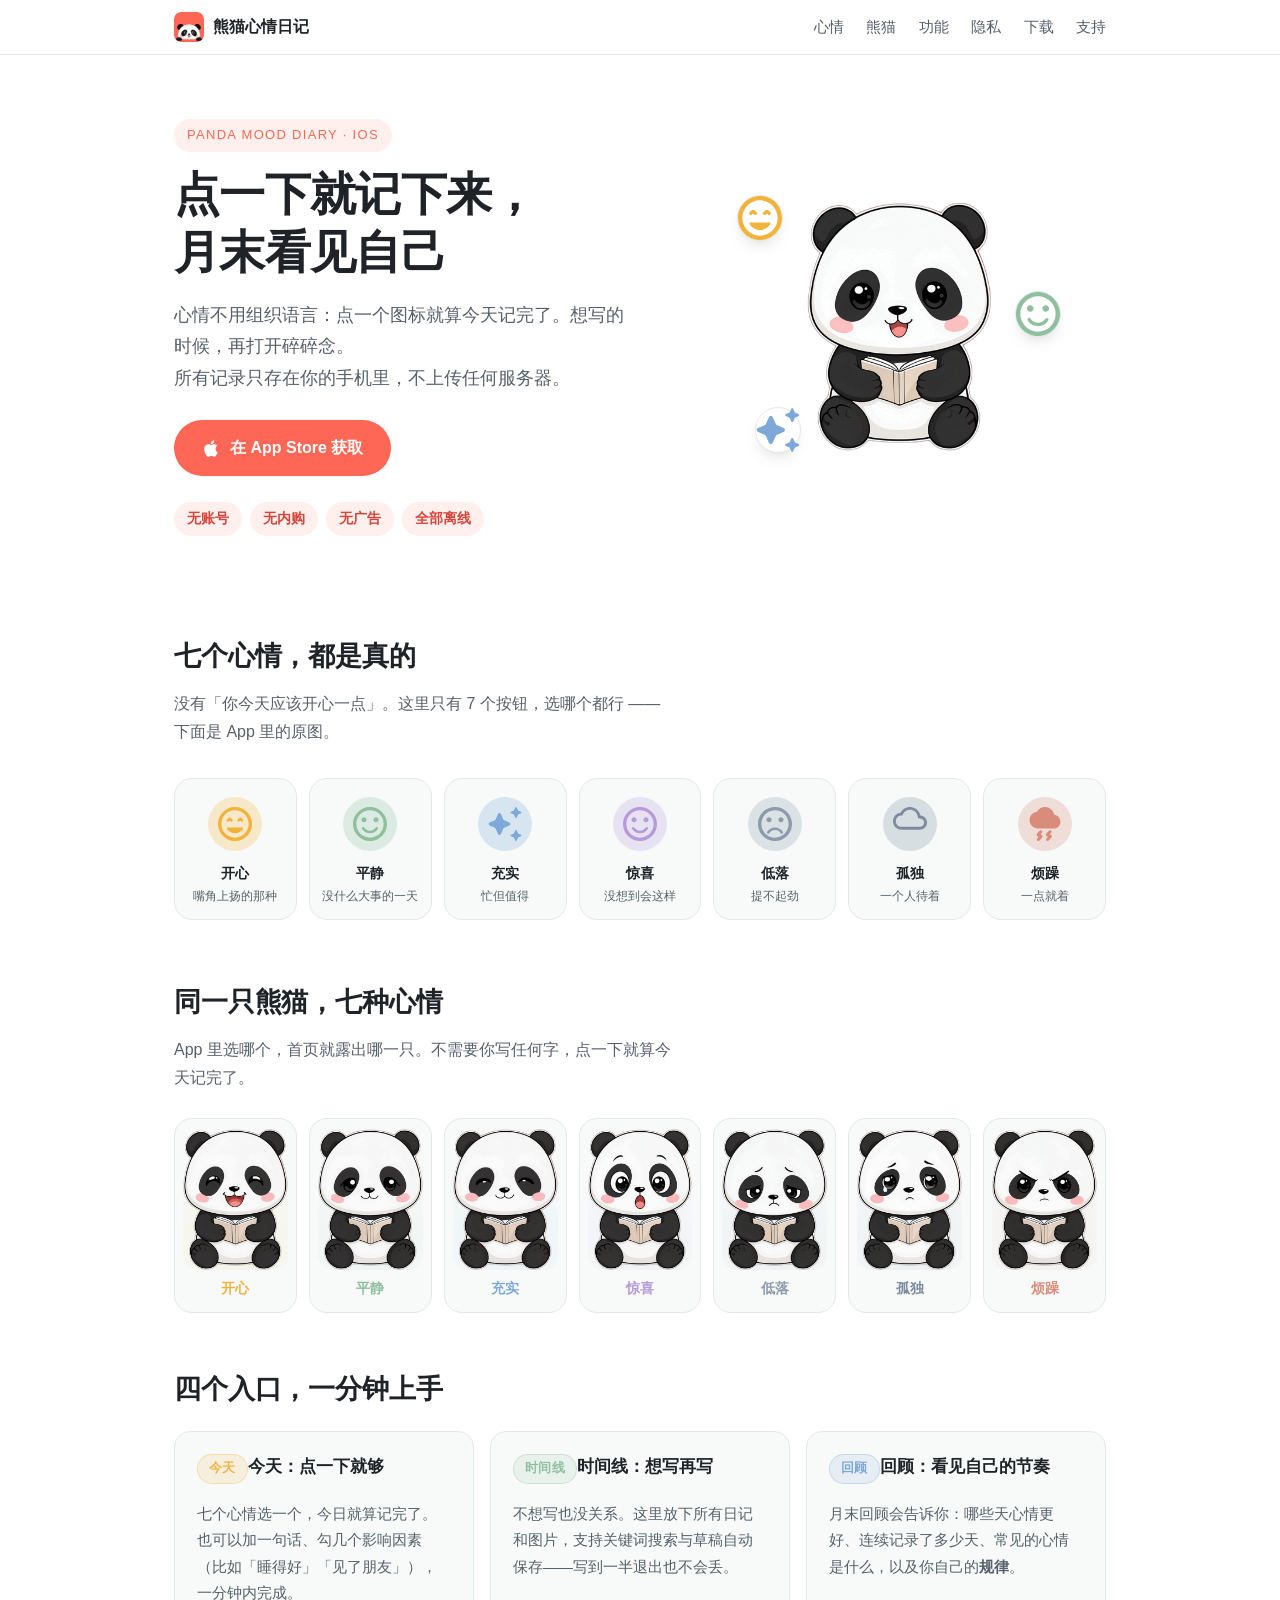
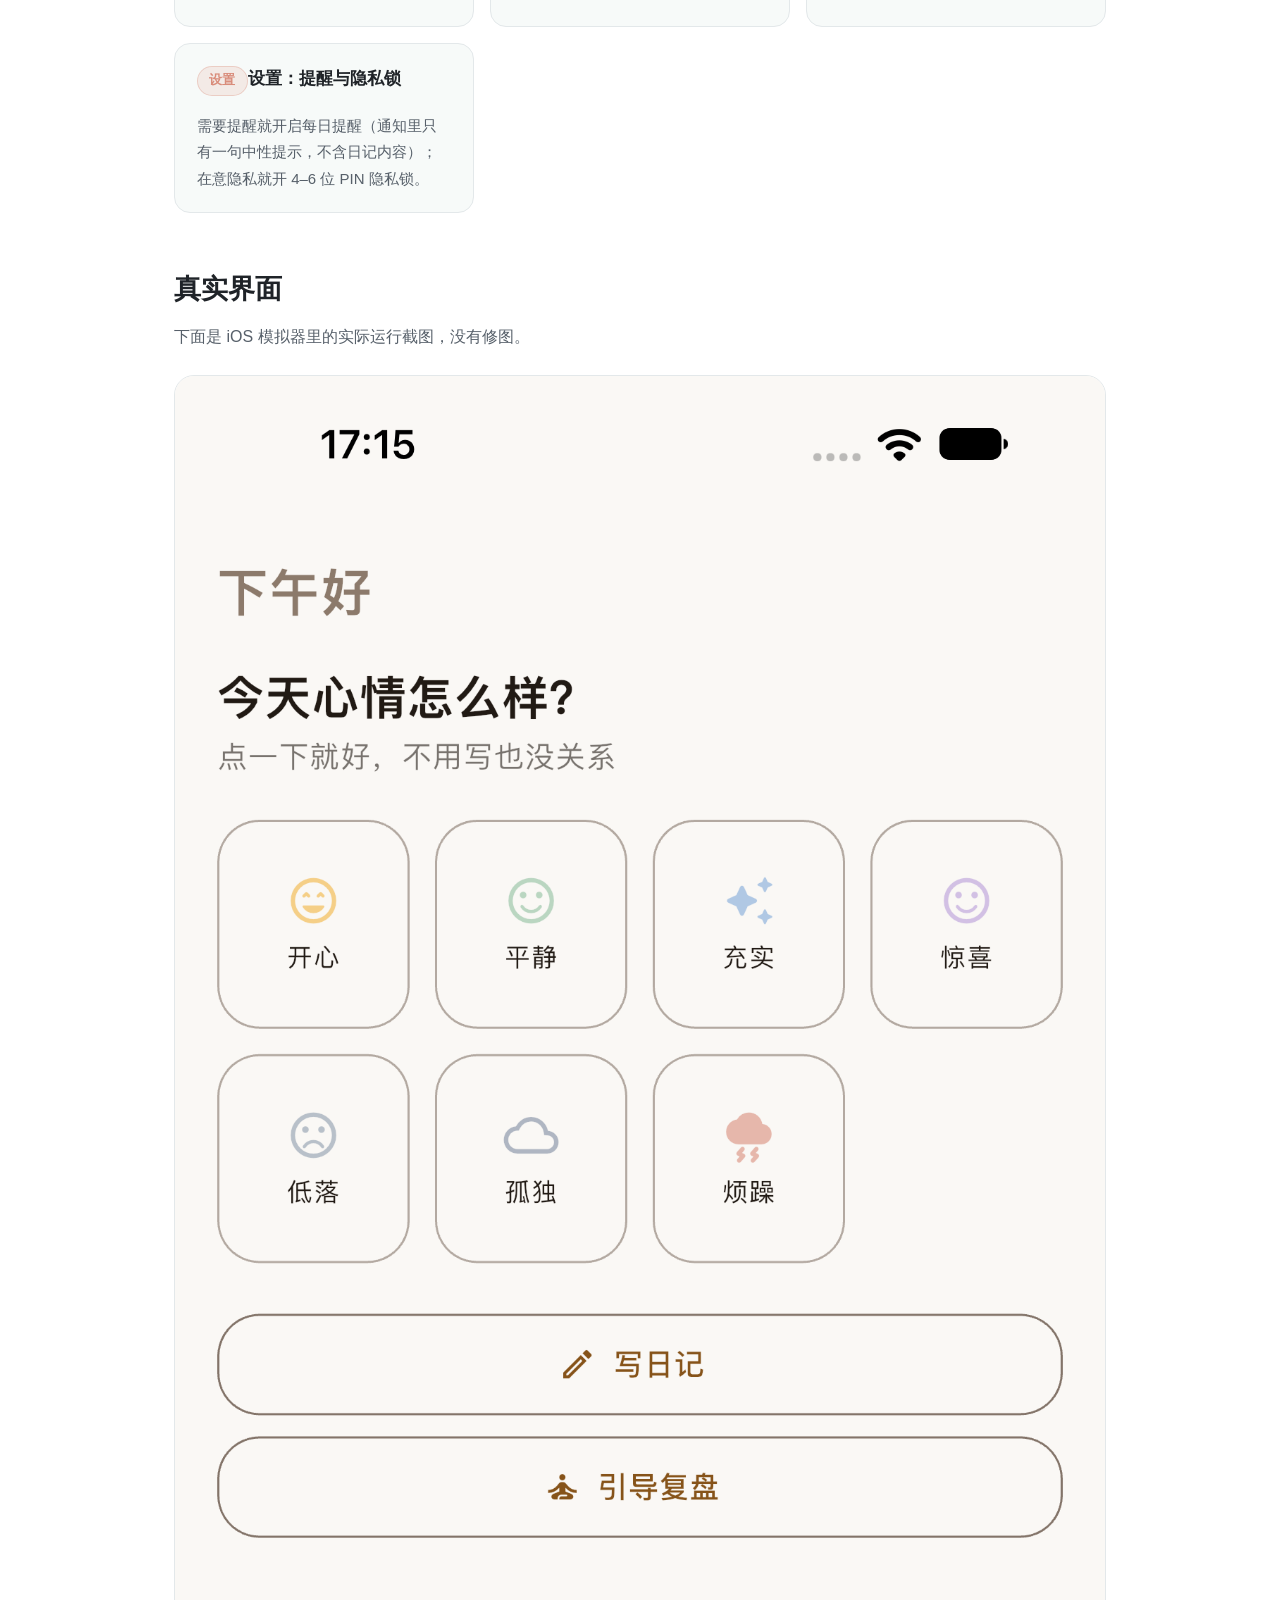
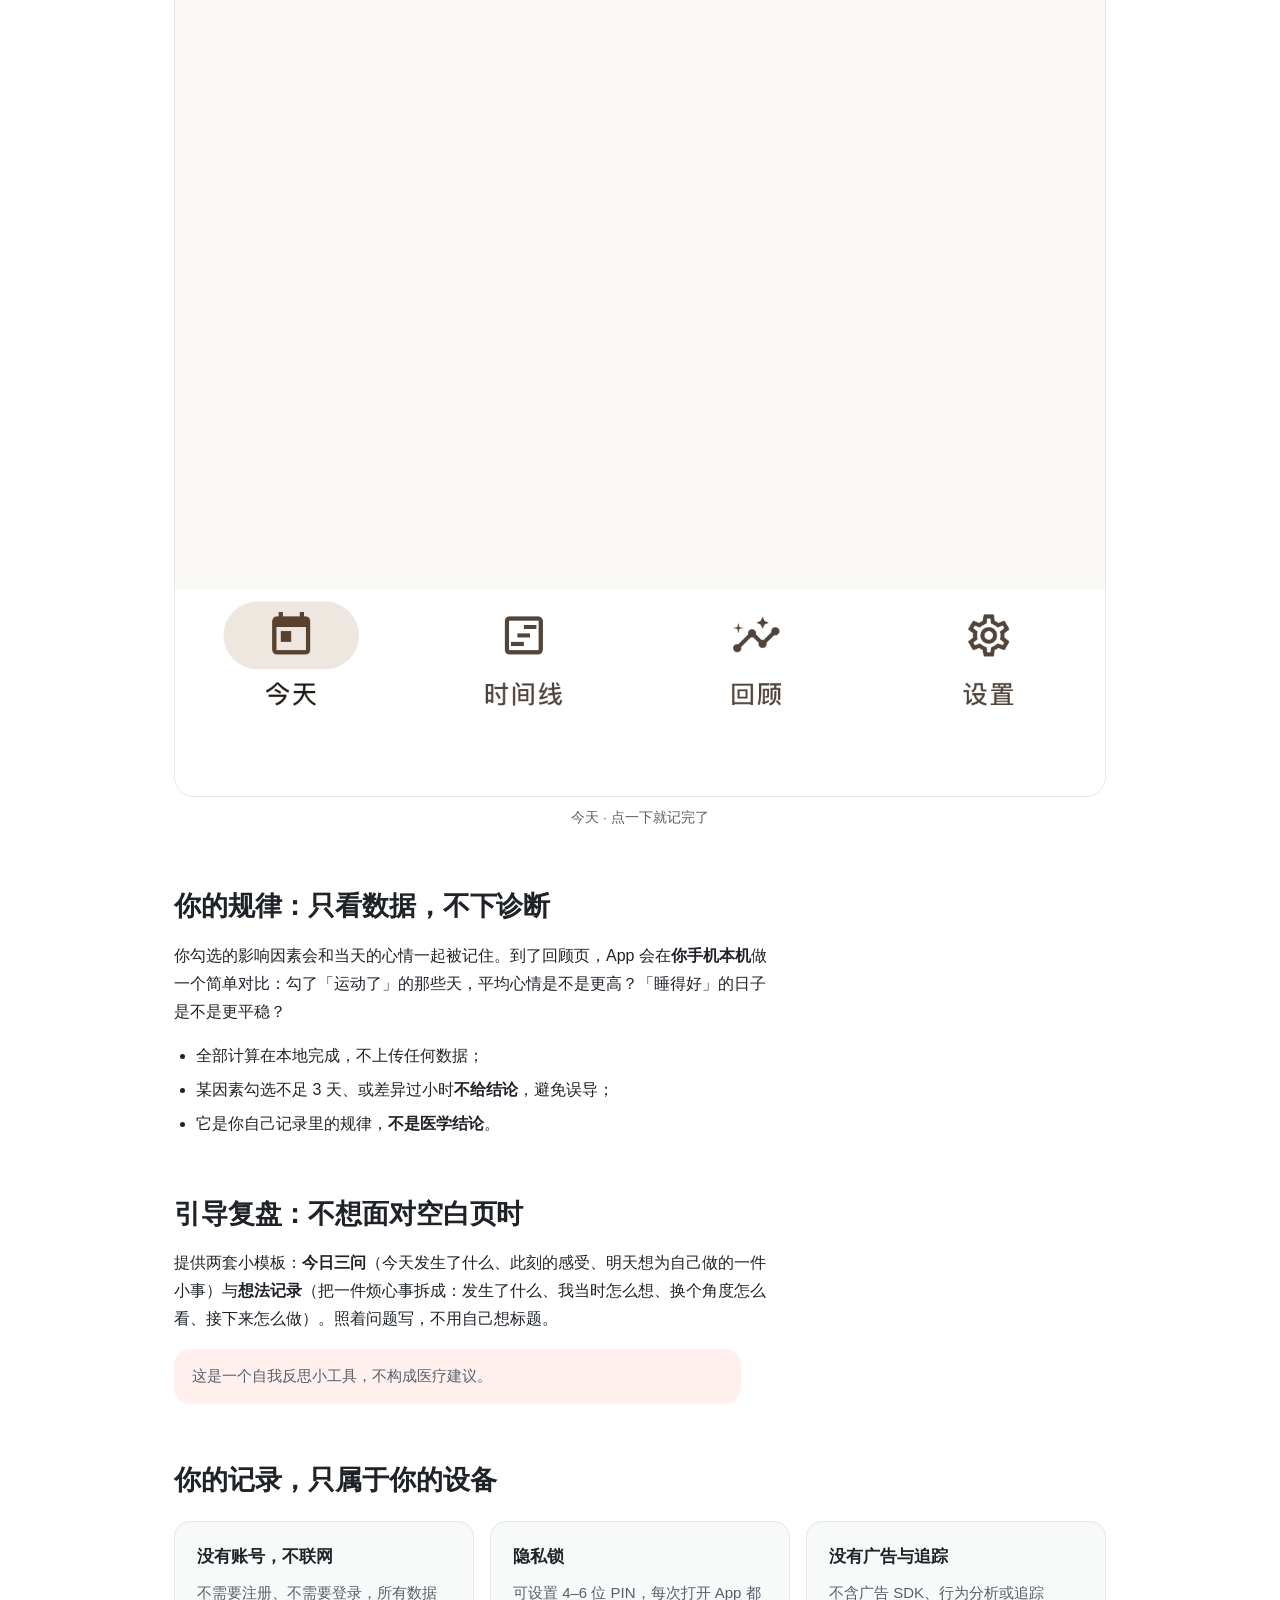
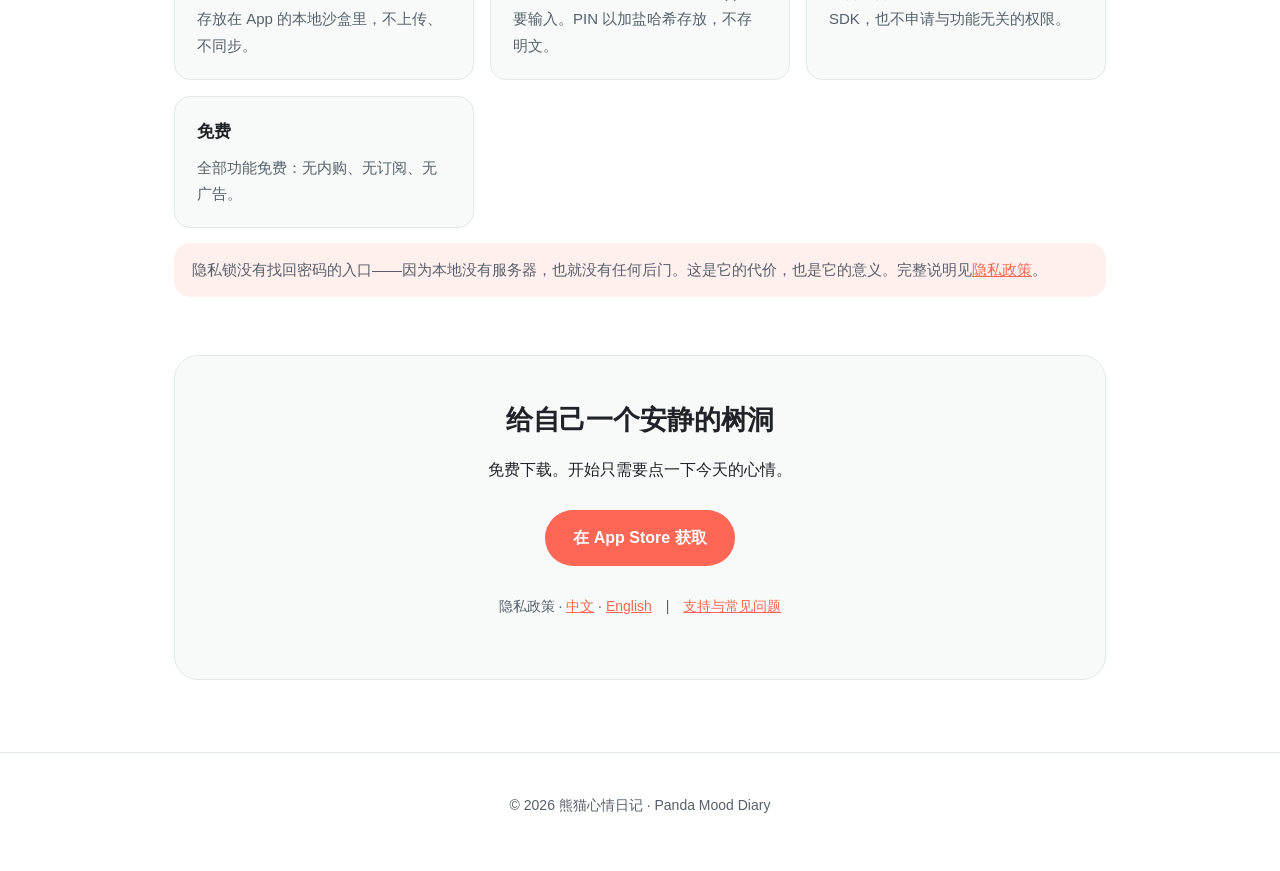
<file: index.html>
<!DOCTYPE html>
<html lang="zh-Hans">
<head>
<meta charset="utf-8">
<meta name="viewport" content="width=device-width, initial-scale=1">
<title>熊猫心情日记 — 点一下就记下来，月末看见自己</title>
<meta name="description" content="一个安静的私人日记：点一下记录今天的心情，想写再写。情绪因素、本机规律分析、引导式复盘与隐私锁，全部只保存在你的设备上。">
<link rel="canonical" href="https://panda-mood-diary-privacy.pages.dev/">
<meta property="og:title" content="熊猫心情日记 — 点一下就记下来，月末看见自己">
<meta property="og:description" content="点一下记录今天的心情，想写再写。全部只保存在你的设备上。">
<meta property="og:url" content="https://panda-mood-diary-privacy.pages.dev/">
<meta property="og:type" content="website">
<link rel="icon" href="./assets/panda/favicon-180.png" type="image/png" sizes="180x180">
<link rel="apple-touch-icon" href="./assets/panda/favicon-180.png">
<link rel="stylesheet" href="./style.css">
</head>
<body>


<header class="site-head">
  <nav>
    <a class="brand" href="./index.html">
      <img class="brand-mark" src="./assets/panda/favicon-180.png" alt="" width="30" height="30">
      <span>熊猫心情日记</span>
    </a>
    <span class="nav-links">
      <a href="#moods">心情</a>
      <a href="#expressions">熊猫</a>
      <a href="#features">功能</a>
      <a href="#privacy">隐私</a>
      <a href="#get">下载</a>
      <a href="./support/index.html">支持</a>
    </span>
  </nav>
</header>

<main>
  <section class="hero">
    <div class="hero-copy">
      <p class="kicker">Panda Mood Diary · iOS</p>
      <h1>点一下就记下来，<br>月末看见自己</h1>
      <p class="lead">心情不用组织语言：点一个图标就算今天记完了。想写的时候，再打开碎碎念。<br>所有记录只存在你的手机里，不上传任何服务器。</p>
      <p class="cta">
        <a class="btn" href="https://apps.apple.com/cn/app/id1506120121">
          <svg viewBox="0 0 24 24" width="19" height="19" aria-hidden="true" fill="currentColor"><path d="M17.05 12.54c-.03-2.62 2.14-3.88 2.24-3.94-1.22-1.79-3.12-2.03-3.8-2.06-1.62-.16-3.16.95-3.98.95-.83 0-2.1-.93-3.46-.9-1.78.03-3.42 1.03-4.33 2.63-1.85 3.2-.47 7.94 1.32 10.54.88 1.27 1.92 2.7 3.29 2.65 1.32-.05 1.82-.86 3.42-.86s2.05.86 3.44.83c1.42-.02 2.32-1.3 3.19-2.58 1-1.48 1.42-2.91 1.44-2.98-.03-.01-2.76-1.06-2.79-4.18zM14.46 4.9c.72-.88 1.21-2.1 1.08-3.32-1.04.04-2.3.69-3.05 1.56-.67.78-1.26 2.02-1.1 3.21 1.16.09 2.35-.59 3.07-1.45z"/></svg>
          在 App Store 获取
        </a>
      </p>
      <ul class="hero-badges">
        <li>无账号</li>
        <li>无内购</li>
        <li>无广告</li>
        <li>全部离线</li>
      </ul>
    </div>

    <div class="hero-art" aria-hidden="true">
      <div class="panda-hero">
      <span class="panda-float a"><img src="./assets/icons/mood-happy.svg" alt="" width="34" height="34"></span>
      <span class="panda-float b"><img src="./assets/icons/mood-calm.svg" alt="" width="28" height="28"></span>
      <span class="panda-float c"><img src="./assets/icons/mood-fulfilled.svg" alt="" width="30" height="30"></span>
        <!-- 熊猫插画：Qwen Image 2.1 生成 + rembg 抠成透明 PNG。
             同一张图在浅色/暗色下都可用（无底色），所以不需要 <picture> 分版。
             参数与 7 个表情的复现方式见 assets/panda/GENERATION.md。 -->
        <img class="panda-body" src="./assets/panda/panda-hero-512.png"
             width="512" height="512" loading="eager" decoding="async"
             alt="一只抱着日记本的卡通熊猫坐在地上，对着你微笑">
      </div>
    </div>
  </section>

  <section id="moods">
    <h2>七个心情，都是真的</h2>
    <p class="section-lead">没有「你今天应该开心一点」。这里只有 7 个按钮，选哪个都行 —— 下面是 App 里的原图。</p>
    <ul class="moods">
      <li class="mood" style="--c:var(--mood-happy)">
        <span class="face"><img src="./assets/icons/mood-happy.svg" alt="" width="34" height="34"></span>
        <b>开心</b><i>嘴角上扬的那种</i>
      </li>
      <li class="mood" style="--c:var(--mood-calm)">
        <span class="face"><img src="./assets/icons/mood-calm.svg" alt="" width="34" height="34"></span>
        <b>平静</b><i>没什么大事的一天</i>
      </li>
      <li class="mood" style="--c:var(--mood-fulfilled)">
        <span class="face"><img src="./assets/icons/mood-fulfilled.svg" alt="" width="34" height="34"></span>
        <b>充实</b><i>忙但值得</i>
      </li>
      <li class="mood" style="--c:var(--mood-surprised)">
        <span class="face"><img src="./assets/icons/mood-surprised.svg" alt="" width="34" height="34"></span>
        <b>惊喜</b><i>没想到会这样</i>
      </li>
      <li class="mood" style="--c:var(--mood-low)">
        <span class="face"><img src="./assets/icons/mood-low.svg" alt="" width="34" height="34"></span>
        <b>低落</b><i>提不起劲</i>
      </li>
      <li class="mood" style="--c:var(--mood-lonely)">
        <span class="face"><img src="./assets/icons/mood-lonely.svg" alt="" width="34" height="34"></span>
        <b>孤独</b><i>一个人待着</i>
      </li>
      <li class="mood" style="--c:var(--mood-irritated)">
        <span class="face"><img src="./assets/icons/mood-irritated.svg" alt="" width="34" height="34"></span>
        <b>烦躁</b><i>一点就着</i>
      </li>
    </ul>
  </section>

  <section id="expressions">
    <h2>同一只熊猫，七种心情</h2>
    <p class="section-lead">App 里选哪个，首页就露出哪一只。不需要你写任何字，点一下就算今天记完了。</p>
    <ul class="pandas">
      <li class="panda" style="--c:var(--mood-happy)"><img src="./assets/panda/panda-happy-512.png" alt="熊猫开心的表情，咧开嘴笑" width="150" height="202" loading="lazy"><b>开心</b></li>
      <li class="panda" style="--c:var(--mood-calm)"><img src="./assets/panda/panda-calm-512.png" alt="熊猫平静的表情，眼睛弯弯地笑着" width="150" height="202" loading="lazy"><b>平静</b></li>
      <li class="panda" style="--c:var(--mood-fulfilled)"><img src="./assets/panda/panda-fulfilled-512.png" alt="熊猫充实的表情，满足地眯起眼睛" width="150" height="202" loading="lazy"><b>充实</b></li>
      <li class="panda" style="--c:var(--mood-surprised)"><img src="./assets/panda/panda-surprised-512.png" alt="熊猫惊喜的表情，睁大眼睛张着嘴" width="150" height="202" loading="lazy"><b>惊喜</b></li>
      <li class="panda" style="--c:var(--mood-low)"><img src="./assets/panda/panda-low-512.png" alt="熊猫低落的表情，眉毛耷拉着" width="150" height="202" loading="lazy"><b>低落</b></li>
      <li class="panda" style="--c:var(--mood-lonely)"><img src="./assets/panda/panda-lonely-512.png" alt="熊猫孤独的表情，眼角挂着眼泪" width="150" height="202" loading="lazy"><b>孤独</b></li>
      <li class="panda" style="--c:var(--mood-irritated)"><img src="./assets/panda/panda-irritated-512.png" alt="熊猫烦躁的表情，皱着眉头" width="150" height="202" loading="lazy"><b>烦躁</b></li>
    </ul>
  </section>

  <section id="features">
    <h2>四个入口，一分钟上手</h2>

    <div class="cards">
      <article>
        <h3><span class="ico" style="--c:var(--mood-happy)">今天</span>今天：点一下就够</h3>
        <p>七个心情选一个，今日就算记完了。也可以加一句话、勾几个影响因素（比如「睡得好」「见了朋友」），一分钟内完成。</p>
      </article>

      <article>
        <h3><span class="ico" style="--c:var(--mood-calm)">时间线</span>时间线：想写再写</h3>
        <p>不想写也没关系。这里放下所有日记和图片，支持关键词搜索与草稿自动保存——写到一半退出也不会丢。</p>
      </article>

      <article>
        <h3><span class="ico" style="--c:var(--mood-fulfilled)">回顾</span>回顾：看见自己的节奏</h3>
        <p>月末回顾会告诉你：哪些天心情更好、连续记录了多少天、常见的心情是什么，以及你自己的<b>规律</b>。</p>
      </article>

      <article>
        <h3><span class="ico" style="--c:var(--mood-irritated)">设置</span>设置：提醒与隐私锁</h3>
        <p>需要提醒就开启每日提醒（通知里只有一句中性提示，不含日记内容）；在意隐私就开 4–6 位 PIN 隐私锁。</p>
      </article>
    </div>
  </section>

  <section id="shot" class="feature-block">
    <h2>真实界面</h2>
    <p class="section-lead">下面是 iOS 模拟器里的实际运行截图，没有修图。</p>
    <div class="shots">
      <figure><img src="./assets/shots/today.png" alt="App 首页：问候语、七个心情按钮、写日记与引导复盘入口，底部为今天／时间线／回顾／设置四个标签" loading="lazy"><figcaption>今天 · 点一下就记完了</figcaption></figure>
    </div>
  </section>

  <section id="insight" class="feature-block">
    <h2>你的规律：只看数据，不下诊断</h2>
    <p>你勾选的影响因素会和当天的心情一起被记住。到了回顾页，App 会在<b>你手机本机</b>做一个简单对比：勾了「运动了」的那些天，平均心情是不是更高？「睡得好」的日子是不是更平稳？</p>
    <ul>
      <li>全部计算在本地完成，不上传任何数据；</li>
      <li>某因素勾选不足 3 天、或差异过小时<b>不给结论</b>，避免误导；</li>
      <li>它是你自己记录里的规律，<b>不是医学结论</b>。</li>
    </ul>
  </section>

  <section id="reflection" class="feature-block">
    <h2>引导复盘：不想面对空白页时</h2>
    <p>提供两套小模板：<b>今日三问</b>（今天发生了什么、此刻的感受、明天想为自己做的一件小事）与<b>想法记录</b>（把一件烦心事拆成：发生了什么、我当时怎么想、换个角度怎么看、接下来怎么做）。照着问题写，不用自己想标题。</p>
    <p class="note">这是一个自我反思小工具，不构成医疗建议。</p>
  </section>

  <section id="privacy">
    <h2>你的记录，只属于你的设备</h2>
    <div class="cards">
      <article>
        <h3>没有账号，不联网</h3>
        <p>不需要注册、不需要登录，所有数据存放在 App 的本地沙盒里，不上传、不同步。</p>
      </article>
      <article>
        <h3>隐私锁</h3>
        <p>可设置 4–6 位 PIN，每次打开 App 都要输入。PIN 以加盐哈希存放，不存明文。</p>
      </article>
      <article>
        <h3>没有广告与追踪</h3>
        <p>不含广告 SDK、行为分析或追踪 SDK，也不申请与功能无关的权限。</p>
      </article>
      <article>
        <h3>免费</h3>
        <p>全部功能免费：无内购、无订阅、无广告。</p>
      </article>
    </div>
    <p class="note">隐私锁没有找回密码的入口——因为本地没有服务器，也就没有任何后门。这是它的代价，也是它的意义。完整说明见<a href="./privacy/zh-Hans.html">隐私政策</a>。</p>
  </section>

  <section id="get" class="cta-block">
    <h2>给自己一个安静的树洞</h2>
    <p>免费下载。开始只需要点一下今天的心情。</p>
    <p class="cta"><a class="btn" href="https://apps.apple.com/cn/app/id1506120121">在 App Store 获取</a></p>
    <p class="note small">隐私政策 · <a href="./privacy/zh-Hans.html">中文</a> · <a href="./privacy/en.html">English</a>　|　<a href="./support/index.html">支持与常见问题</a></p>
  </section>
</main>

<footer>
  <p>© 2026 熊猫心情日记 · Panda Mood Diary</p>
</footer>
</body>
</html>
</file>
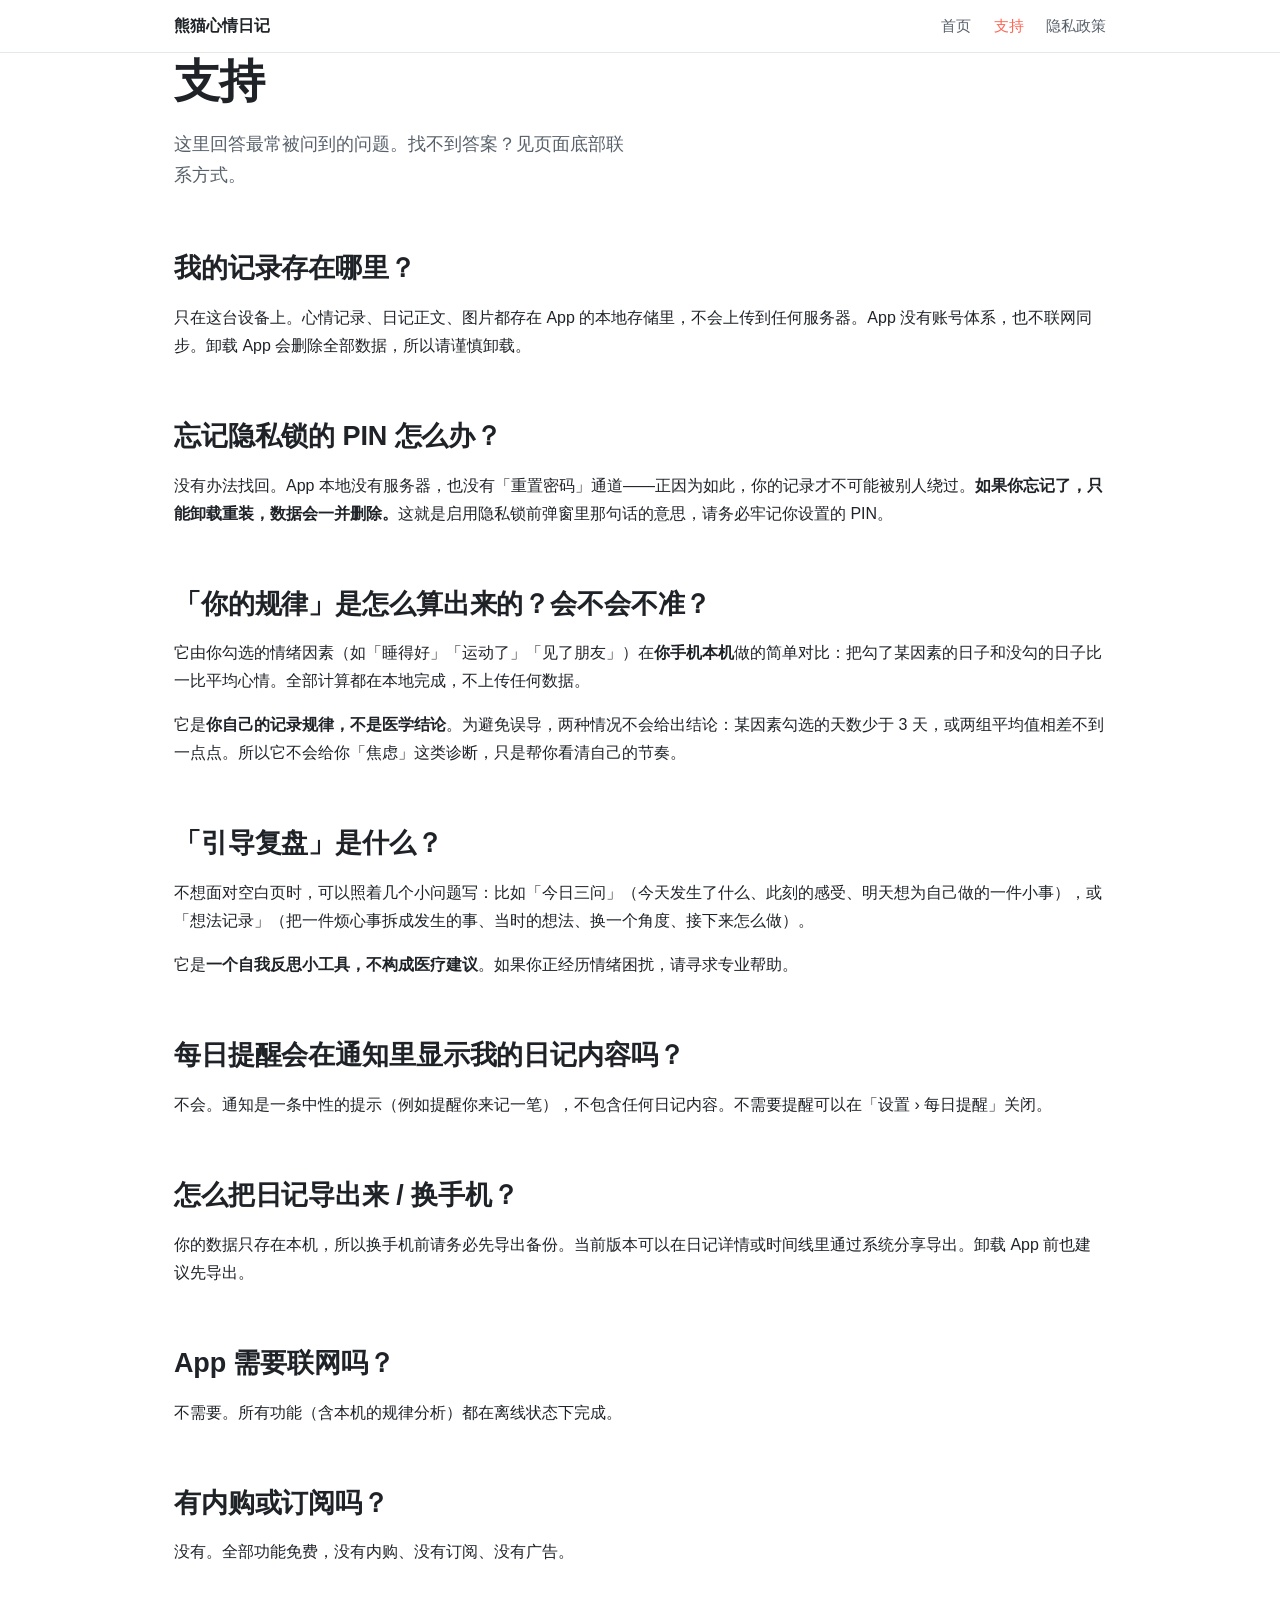
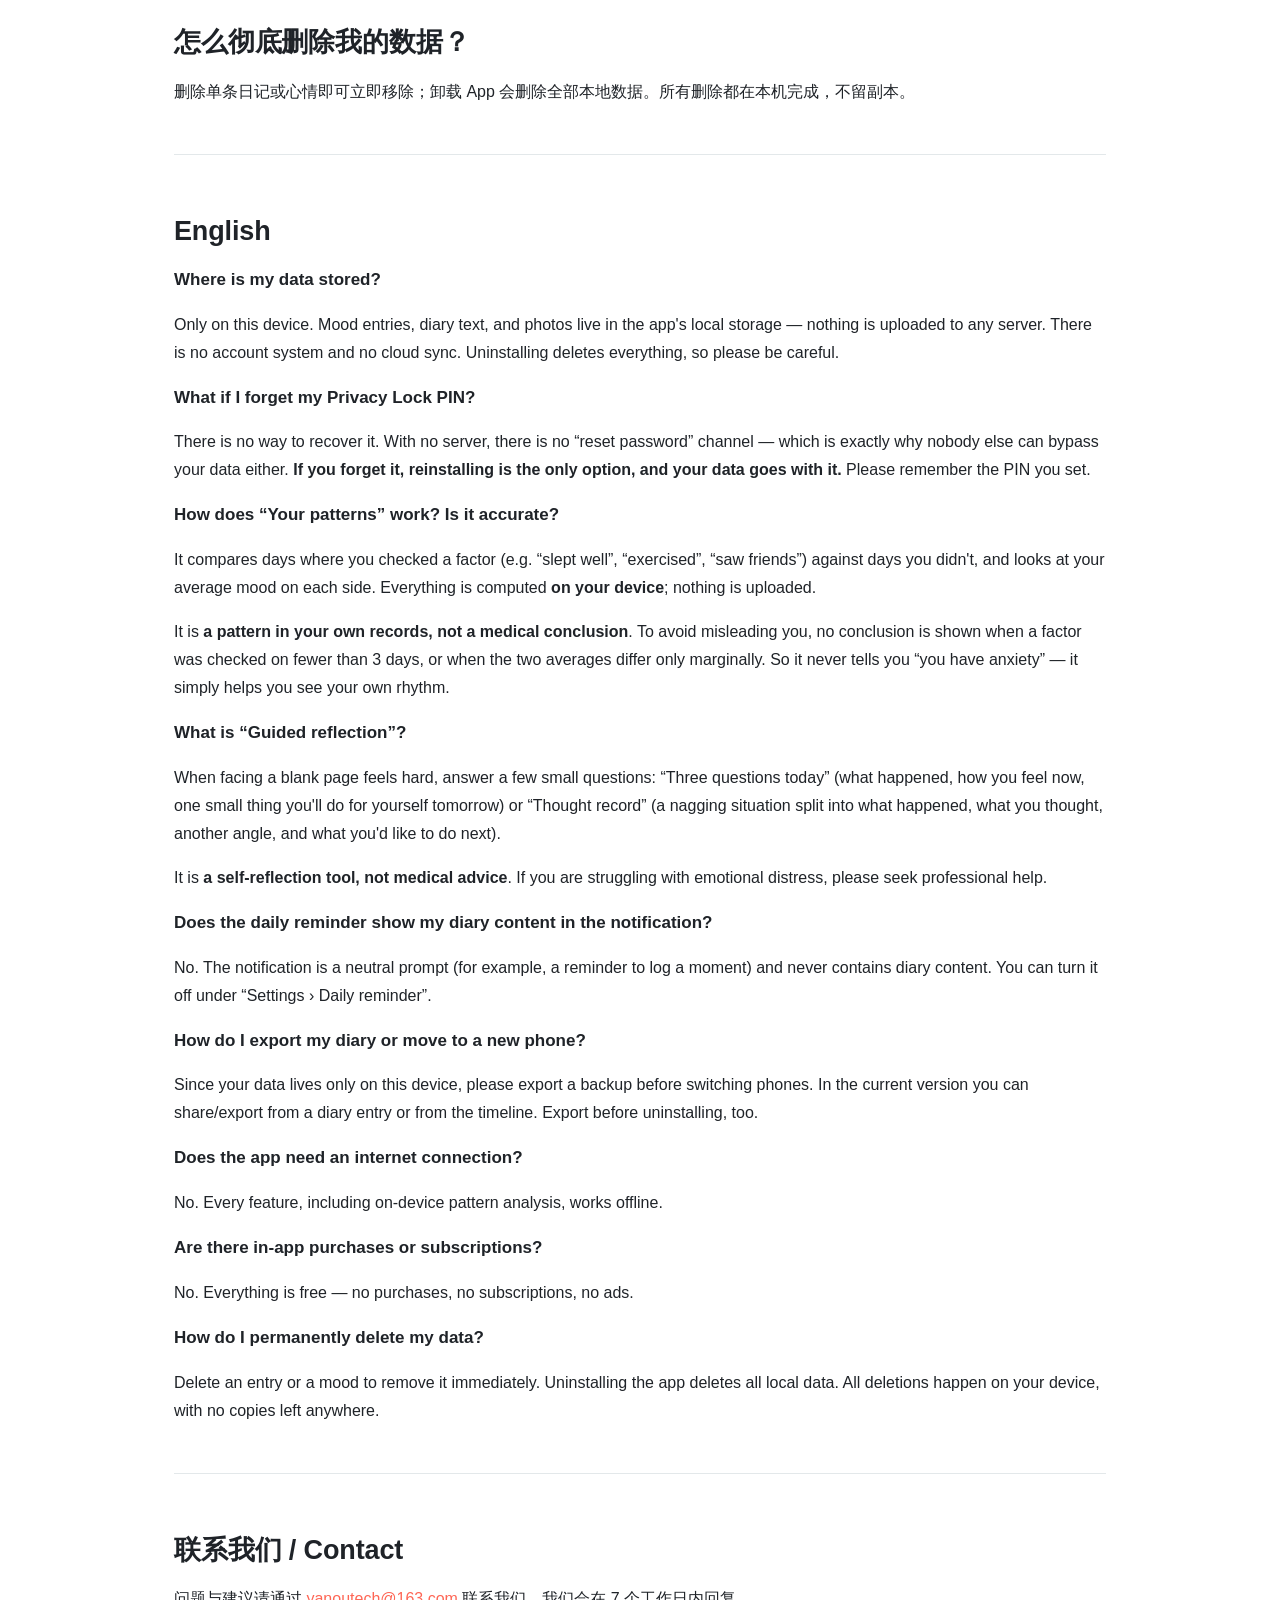
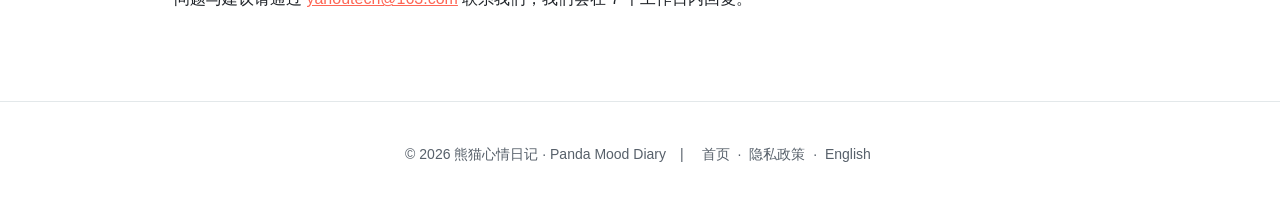
<file: support/index.html>
<!DOCTYPE html>
<html lang="zh-Hans">
<head>
<meta charset="utf-8">
<meta name="viewport" content="width=device-width, initial-scale=1">
<title>支持 — 熊猫心情日记</title>
<meta name="description" content="熊猫心情日记的支持与常见问题：数据存在哪里、忘记 PIN 怎么办、如何导出、提醒与隐私锁怎么用。">
<link rel="stylesheet" href="../style.css">
</head>
<body>
<header class="site-head">
  <nav>
    <a class="brand" href="../index.html">熊猫心情日记</a>
    <span class="nav-links">
      <a href="../index.html">首页</a>
      <a class="on" href="./index.html">支持</a>
      <a href="../privacy/zh-Hans.html">隐私政策</a>
    </span>
  </nav>
</header>

<main>
  <h1>支持</h1>
  <p class="lead">这里回答最常被问到的问题。找不到答案？见页面底部联系方式。</p>

  <h2 id="data">我的记录存在哪里？</h2>
  <p>只在这台设备上。心情记录、日记正文、图片都存在 App 的本地存储里，不会上传到任何服务器。App 没有账号体系，也不联网同步。卸载 App 会删除全部数据，所以请谨慎卸载。</p>

  <h2 id="pin">忘记隐私锁的 PIN 怎么办？</h2>
  <p>没有办法找回。App 本地没有服务器，也没有「重置密码」通道——正因为如此，你的记录才不可能被别人绕过。<strong>如果你忘记了，只能卸载重装，数据会一并删除。</strong>这就是启用隐私锁前弹窗里那句话的意思，请务必牢记你设置的 PIN。</p>

  <h2 id="insight">「你的规律」是怎么算出来的？会不会不准？</h2>
  <p>它由你勾选的情绪因素（如「睡得好」「运动了」「见了朋友」）在<strong>你手机本机</strong>做的简单对比：把勾了某因素的日子和没勾的日子比一比平均心情。全部计算都在本地完成，不上传任何数据。</p>
  <p>它是<strong>你自己的记录规律，不是医学结论</strong>。为避免误导，两种情况不会给出结论：某因素勾选的天数少于 3 天，或两组平均值相差不到一点点。所以它不会给你「焦虑」这类诊断，只是帮你看清自己的节奏。</p>

  <h2 id="reflection">「引导复盘」是什么？</h2>
  <p>不想面对空白页时，可以照着几个小问题写：比如「今日三问」（今天发生了什么、此刻的感受、明天想为自己做的一件小事），或「想法记录」（把一件烦心事拆成发生的事、当时的想法、换一个角度、接下来怎么做）。</p>
  <p>它是<strong>一个自我反思小工具，不构成医疗建议</strong>。如果你正经历情绪困扰，请寻求专业帮助。</p>

  <h2 id="reminder">每日提醒会在通知里显示我的日记内容吗？</h2>
  <p>不会。通知是一条中性的提示（例如提醒你来记一笔），不包含任何日记内容。不需要提醒可以在「设置 › 每日提醒」关闭。</p>

  <h2 id="export">怎么把日记导出来 / 换手机？</h2>
  <p>你的数据只存在本机，所以换手机前请务必先导出备份。当前版本可以在日记详情或时间线里通过系统分享导出。卸载 App 前也建议先导出。</p>

  <h2 id="offline">App 需要联网吗？</h2>
  <p>不需要。所有功能（含本机的规律分析）都在离线状态下完成。</p>

  <h2 id="cost">有内购或订阅吗？</h2>
  <p>没有。全部功能免费，没有内购、没有订阅、没有广告。</p>

  <h2 id="delete">怎么彻底删除我的数据？</h2>
  <p>删除单条日记或心情即可立即移除；卸载 App 会删除全部本地数据。所有删除都在本机完成，不留副本。</p>

  <hr>

  <h2>English</h2>

  <h3>Where is my data stored?</h3>
  <p>Only on this device. Mood entries, diary text, and photos live in the app's local storage — nothing is uploaded to any server. There is no account system and no cloud sync. Uninstalling deletes everything, so please be careful.</p>

  <h3>What if I forget my Privacy Lock PIN?</h3>
  <p>There is no way to recover it. With no server, there is no “reset password” channel — which is exactly why nobody else can bypass your data either. <strong>If you forget it, reinstalling is the only option, and your data goes with it.</strong> Please remember the PIN you set.</p>

  <h3>How does “Your patterns” work? Is it accurate?</h3>
  <p>It compares days where you checked a factor (e.g. “slept well”, “exercised”, “saw friends”) against days you didn't, and looks at your average mood on each side. Everything is computed <strong>on your device</strong>; nothing is uploaded.</p>
  <p>It is <strong>a pattern in your own records, not a medical conclusion</strong>. To avoid misleading you, no conclusion is shown when a factor was checked on fewer than 3 days, or when the two averages differ only marginally. So it never tells you “you have anxiety” — it simply helps you see your own rhythm.</p>

  <h3>What is “Guided reflection”?</h3>
  <p>When facing a blank page feels hard, answer a few small questions: “Three questions today” (what happened, how you feel now, one small thing you'll do for yourself tomorrow) or “Thought record” (a nagging situation split into what happened, what you thought, another angle, and what you'd like to do next).</p>
  <p>It is <strong>a self-reflection tool, not medical advice</strong>. If you are struggling with emotional distress, please seek professional help.</p>

  <h3>Does the daily reminder show my diary content in the notification?</h3>
  <p>No. The notification is a neutral prompt (for example, a reminder to log a moment) and never contains diary content. You can turn it off under “Settings › Daily reminder”.</p>

  <h3>How do I export my diary or move to a new phone?</h3>
  <p>Since your data lives only on this device, please export a backup before switching phones. In the current version you can share/export from a diary entry or from the timeline. Export before uninstalling, too.</p>

  <h3>Does the app need an internet connection?</h3>
  <p>No. Every feature, including on-device pattern analysis, works offline.</p>

  <h3>Are there in-app purchases or subscriptions?</h3>
  <p>No. Everything is free — no purchases, no subscriptions, no ads.</p>

  <h3>How do I permanently delete my data?</h3>
  <p>Delete an entry or a mood to remove it immediately. Uninstalling the app deletes all local data. All deletions happen on your device, with no copies left anywhere.</p>

  <hr>

  <h2>联系我们 / Contact</h2>
  <p>问题与建议请通过 <a href="mailto:yanoutech@163.com">yanoutech@163.com</a> 联系我们，我们会在 7 个工作日内回复。</p>
</main>

<footer>
  <p>© 2026 熊猫心情日记 · Panda Mood Diary　|　<a href="../index.html">首页</a> · <a href="../privacy/zh-Hans.html">隐私政策</a> · <a href="../privacy/en.html">English</a></p>
</footer>
</body>
</html>
</file>
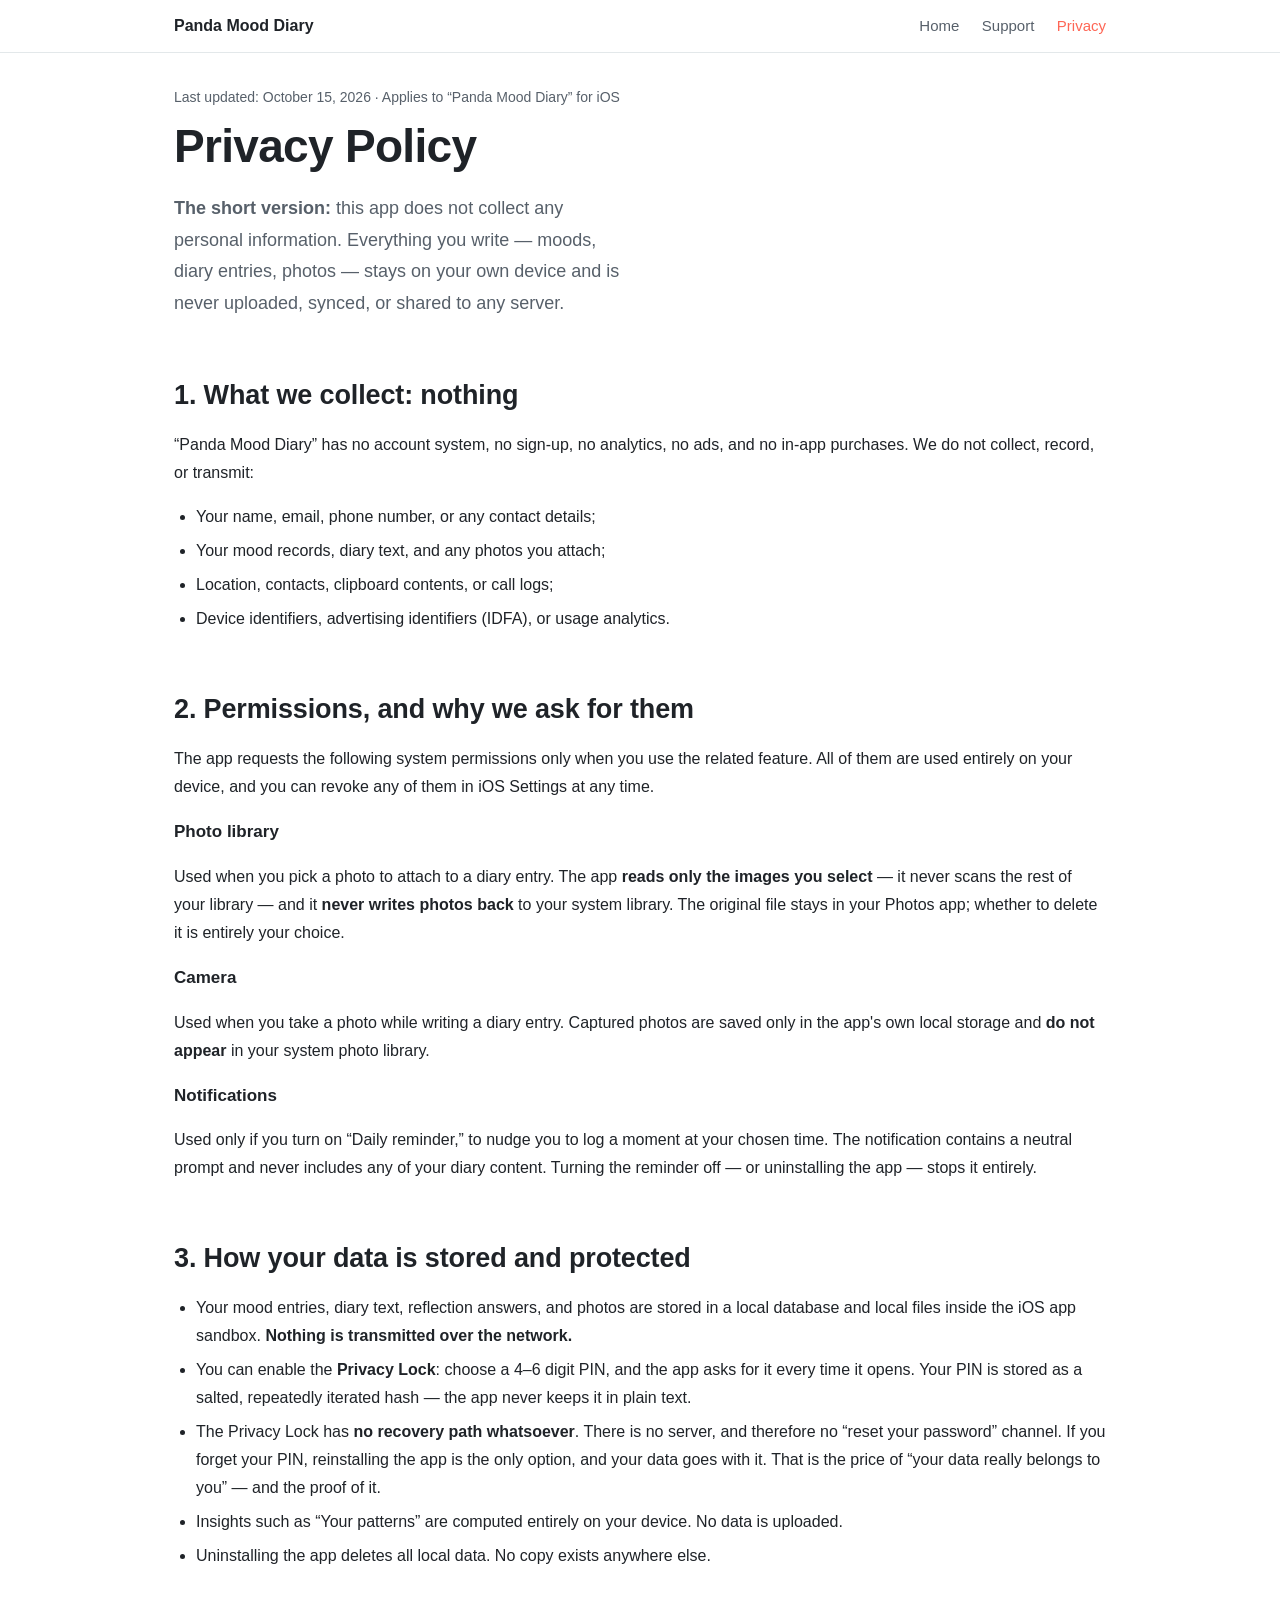
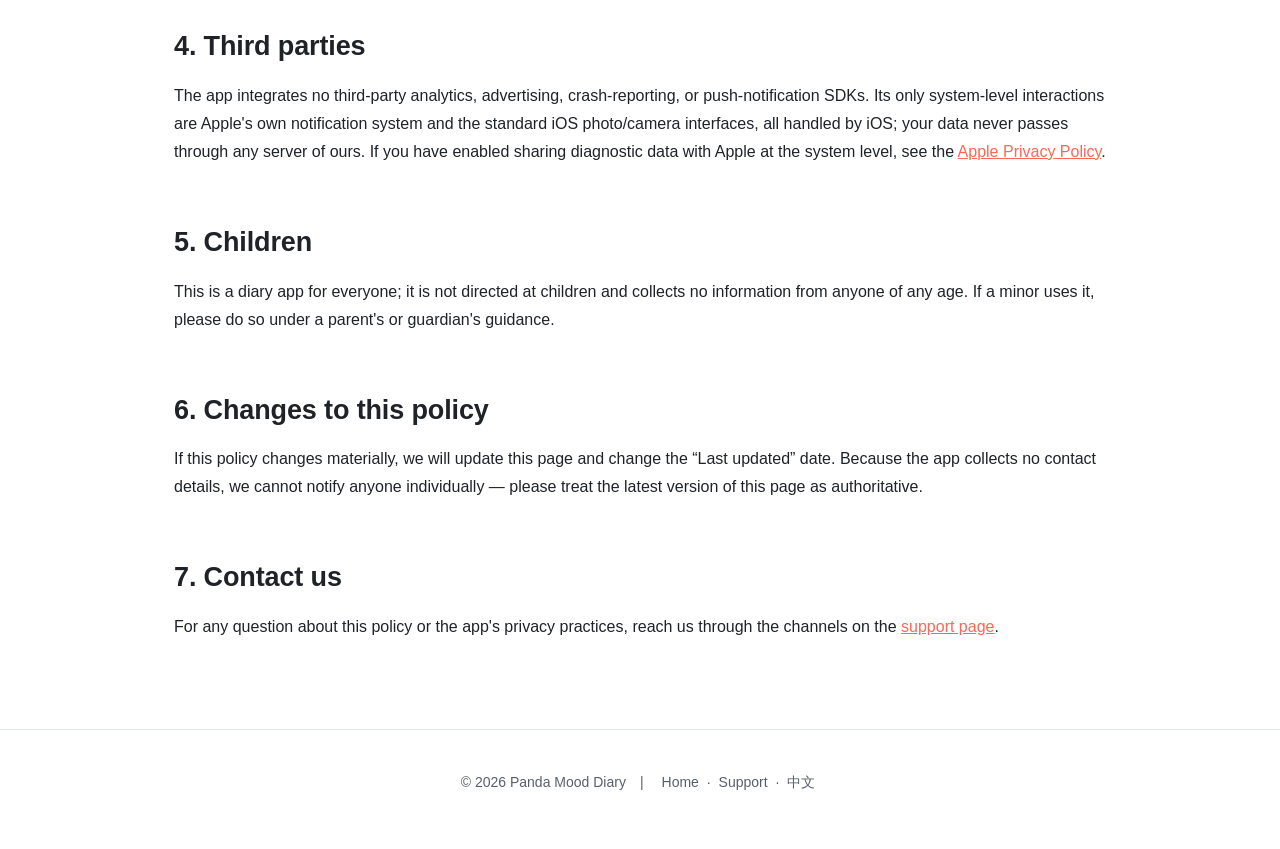
<file: privacy/en.html>
<!DOCTYPE html>
<html lang="en">
<head>
<meta charset="utf-8">
<meta name="viewport" content="width=device-width, initial-scale=1">
<title>Privacy Policy — Panda Mood Diary</title>
<meta name="description" content="Privacy Policy for Panda Mood Diary: all data stays on your device. No upload, no account, no ads, no tracking.">
<link rel="stylesheet" href="../style.css">
</head>
<body>
<header class="site-head">
  <nav>
    <a class="brand" href="../index.html">Panda Mood Diary</a>
    <span class="nav-links">
      <a href="../index.html">Home</a>
      <a href="../support/index.html">Support</a>
      <a class="on" href="./en.html">Privacy</a>
    </span>
  </nav>
</header>

<main>
  <p class="meta">Last updated: October 15, 2026 · Applies to “Panda Mood Diary” for iOS</p>

  <h1>Privacy Policy</h1>

  <p class="lead"><strong>The short version:</strong> this app does not collect any personal information. Everything you write — moods, diary entries, photos — stays on your own device and is never uploaded, synced, or shared to any server.</p>

  <h2>1. What we collect: nothing</h2>
  <p>“Panda Mood Diary” has no account system, no sign-up, no analytics, no ads, and no in-app purchases. We do not collect, record, or transmit:</p>
  <ul>
    <li>Your name, email, phone number, or any contact details;</li>
    <li>Your mood records, diary text, and any photos you attach;</li>
    <li>Location, contacts, clipboard contents, or call logs;</li>
    <li>Device identifiers, advertising identifiers (IDFA), or usage analytics.</li>
  </ul>

  <h2>2. Permissions, and why we ask for them</h2>
  <p>The app requests the following system permissions only when you use the related feature. All of them are used entirely on your device, and you can revoke any of them in iOS Settings at any time.</p>

  <h3>Photo library</h3>
  <p>Used when you pick a photo to attach to a diary entry. The app <strong>reads only the images you select</strong> — it never scans the rest of your library — and it <strong>never writes photos back</strong> to your system library. The original file stays in your Photos app; whether to delete it is entirely your choice.</p>

  <h3>Camera</h3>
  <p>Used when you take a photo while writing a diary entry. Captured photos are saved only in the app's own local storage and <strong>do not appear</strong> in your system photo library.</p>

  <h3>Notifications</h3>
  <p>Used only if you turn on “Daily reminder,” to nudge you to log a moment at your chosen time. The notification contains a neutral prompt and never includes any of your diary content. Turning the reminder off — or uninstalling the app — stops it entirely.</p>

  <h2>3. How your data is stored and protected</h2>
  <ul>
    <li>Your mood entries, diary text, reflection answers, and photos are stored in a local database and local files inside the iOS app sandbox. <strong>Nothing is transmitted over the network.</strong></li>
    <li>You can enable the <strong>Privacy Lock</strong>: choose a 4–6 digit PIN, and the app asks for it every time it opens. Your PIN is stored as a salted, repeatedly iterated hash — the app never keeps it in plain text.</li>
    <li>The Privacy Lock has <strong>no recovery path whatsoever</strong>. There is no server, and therefore no “reset your password” channel. If you forget your PIN, reinstalling the app is the only option, and your data goes with it. That is the price of “your data really belongs to you” — and the proof of it.</li>
    <li>Insights such as “Your patterns” are computed entirely on your device. No data is uploaded.</li>
    <li>Uninstalling the app deletes all local data. No copy exists anywhere else.</li>
  </ul>

  <h2>4. Third parties</h2>
  <p>The app integrates no third-party analytics, advertising, crash-reporting, or push-notification SDKs. Its only system-level interactions are Apple's own notification system and the standard iOS photo/camera interfaces, all handled by iOS; your data never passes through any server of ours. If you have enabled sharing diagnostic data with Apple at the system level, see the <a href="https://www.apple.com/legal/privacy/" target="_blank" rel="noopener">Apple Privacy Policy</a>.</p>

  <h2>5. Children</h2>
  <p>This is a diary app for everyone; it is not directed at children and collects no information from anyone of any age. If a minor uses it, please do so under a parent's or guardian's guidance.</p>

  <h2>6. Changes to this policy</h2>
  <p>If this policy changes materially, we will update this page and change the “Last updated” date. Because the app collects no contact details, we cannot notify anyone individually — please treat the latest version of this page as authoritative.</p>

  <h2>7. Contact us</h2>
  <p>For any question about this policy or the app's privacy practices, reach us through the channels on the <a href="../support/index.html">support page</a>.</p>
</main>

<footer>
  <p>© 2026 Panda Mood Diary　|　<a href="../index.html">Home</a> · <a href="../support/index.html">Support</a> · <a href="./zh-Hans.html">中文</a></p>
</footer>
</body>
</html>
</file>
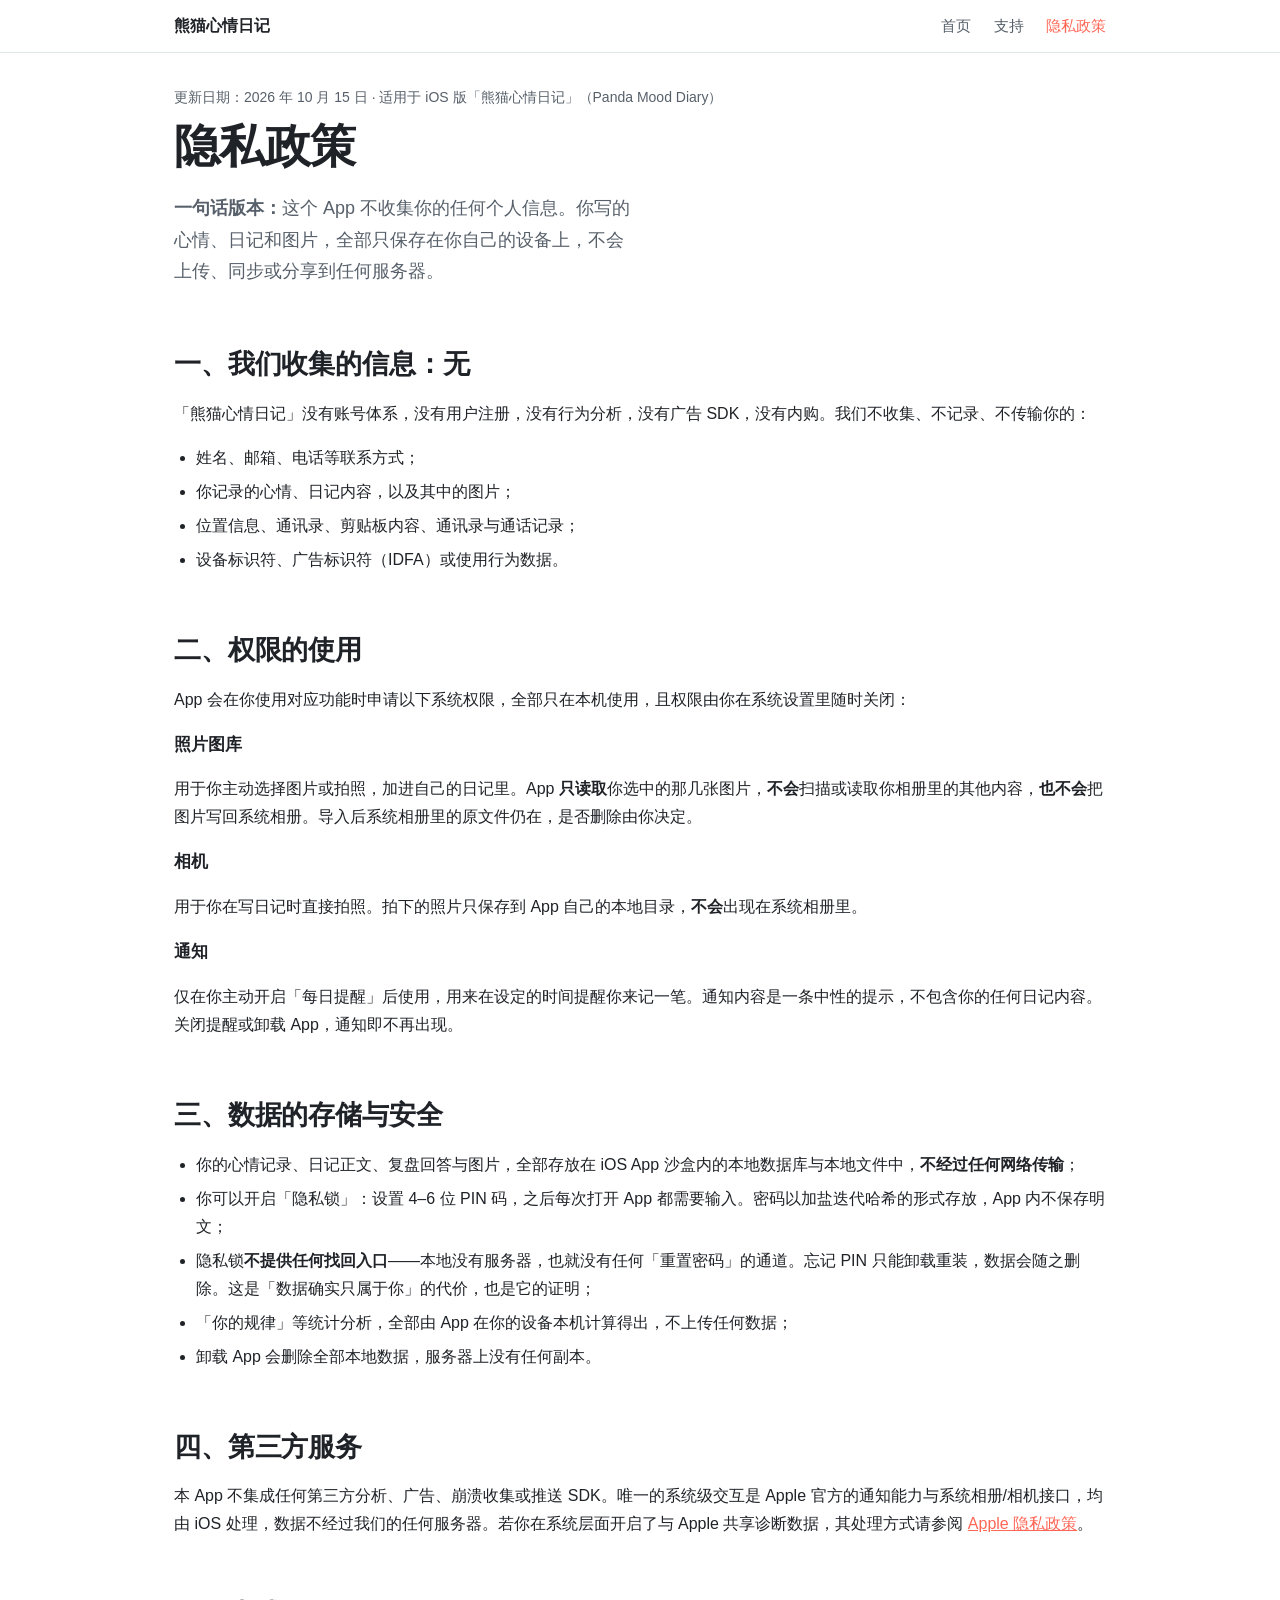
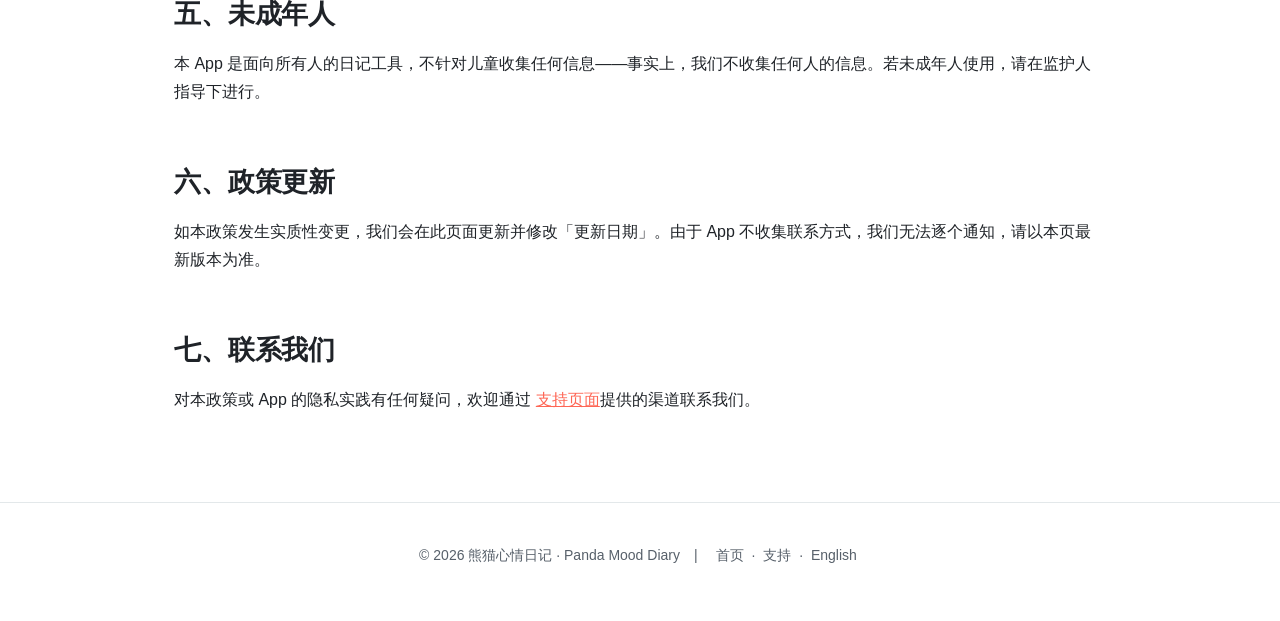
<file: privacy/zh-Hans.html>
<!DOCTYPE html>
<html lang="zh-Hans">
<head>
<meta charset="utf-8">
<meta name="viewport" content="width=device-width, initial-scale=1">
<title>隐私政策 — 熊猫心情日记</title>
<meta name="description" content="熊猫心情日记的隐私政策：全部数据只保存在你的设备上，不上传任何服务器，没有账号、没有广告、没有追踪。">
<link rel="stylesheet" href="../style.css">
</head>
<body>
<header class="site-head">
  <nav>
    <a class="brand" href="../index.html">熊猫心情日记</a>
    <span class="nav-links">
      <a href="../index.html">首页</a>
      <a href="../support/index.html">支持</a>
      <a class="on" href="./zh-Hans.html">隐私政策</a>
    </span>
  </nav>
</header>

<main>
  <p class="meta">更新日期：2026 年 10 月 15 日 · 适用于 iOS 版「熊猫心情日记」（Panda Mood Diary）</p>

  <h1>隐私政策</h1>

  <p class="lead"><strong>一句话版本：</strong>这个 App 不收集你的任何个人信息。你写的心情、日记和图片，全部只保存在你自己的设备上，不会上传、同步或分享到任何服务器。</p>

  <h2>一、我们收集的信息：无</h2>
  <p>「熊猫心情日记」没有账号体系，没有用户注册，没有行为分析，没有广告 SDK，没有内购。我们不收集、不记录、不传输你的：</p>
  <ul>
    <li>姓名、邮箱、电话等联系方式；</li>
    <li>你记录的心情、日记内容，以及其中的图片；</li>
    <li>位置信息、通讯录、剪贴板内容、通讯录与通话记录；</li>
    <li>设备标识符、广告标识符（IDFA）或使用行为数据。</li>
  </ul>

  <h2>二、权限的使用</h2>
  <p>App 会在你使用对应功能时申请以下系统权限，全部只在本机使用，且权限由你在系统设置里随时关闭：</p>

  <h3>照片图库</h3>
  <p>用于你主动选择图片或拍照，加进自己的日记里。App <strong>只读取</strong>你选中的那几张图片，<strong>不会</strong>扫描或读取你相册里的其他内容，<strong>也不会</strong>把图片写回系统相册。导入后系统相册里的原文件仍在，是否删除由你决定。</p>

  <h3>相机</h3>
  <p>用于你在写日记时直接拍照。拍下的照片只保存到 App 自己的本地目录，<strong>不会</strong>出现在系统相册里。</p>

  <h3>通知</h3>
  <p>仅在你主动开启「每日提醒」后使用，用来在设定的时间提醒你来记一笔。通知内容是一条中性的提示，不包含你的任何日记内容。关闭提醒或卸载 App，通知即不再出现。</p>

  <h2>三、数据的存储与安全</h2>
  <ul>
    <li>你的心情记录、日记正文、复盘回答与图片，全部存放在 iOS App 沙盒内的本地数据库与本地文件中，<strong>不经过任何网络传输</strong>；</li>
    <li>你可以开启「隐私锁」：设置 4–6 位 PIN 码，之后每次打开 App 都需要输入。密码以加盐迭代哈希的形式存放，App 内不保存明文；</li>
    <li>隐私锁<strong>不提供任何找回入口</strong>——本地没有服务器，也就没有任何「重置密码」的通道。忘记 PIN 只能卸载重装，数据会随之删除。这是「数据确实只属于你」的代价，也是它的证明；</li>
    <li>「你的规律」等统计分析，全部由 App 在你的设备本机计算得出，不上传任何数据；</li>
    <li>卸载 App 会删除全部本地数据，服务器上没有任何副本。</li>
  </ul>

  <h2>四、第三方服务</h2>
  <p>本 App 不集成任何第三方分析、广告、崩溃收集或推送 SDK。唯一的系统级交互是 Apple 官方的通知能力与系统相册/相机接口，均由 iOS 处理，数据不经过我们的任何服务器。若你在系统层面开启了与 Apple 共享诊断数据，其处理方式请参阅 <a href="https://www.apple.com/legal/privacy/" target="_blank" rel="noopener">Apple 隐私政策</a>。</p>

  <h2>五、未成年人</h2>
  <p>本 App 是面向所有人的日记工具，不针对儿童收集任何信息——事实上，我们不收集任何人的信息。若未成年人使用，请在监护人指导下进行。</p>

  <h2>六、政策更新</h2>
  <p>如本政策发生实质性变更，我们会在此页面更新并修改「更新日期」。由于 App 不收集联系方式，我们无法逐个通知，请以本页最新版本为准。</p>

  <h2>七、联系我们</h2>
  <p>对本政策或 App 的隐私实践有任何疑问，欢迎通过 <a href="../support/index.html">支持页面</a>提供的渠道联系我们。</p>
</main>

<footer>
  <p>© 2026 熊猫心情日记 · Panda Mood Diary　|　<a href="../index.html">首页</a> · <a href="../support/index.html">支持</a> · <a href="./en.html">English</a></p>
</footer>
</body>
</html>
</file>
<file: style.css>
/* 熊猫心情日记官网 / 法务站样式
   设计基调：安静、克制、不打扰 —— 与 App「树洞」气质一致。
   零外部资源（无字体 CDN、无 JS），CSP script-src 'none' 下也能完整渲染。

   🔴 主色 #FE6655 取自**2020 年上架的老版 App 图标**，不是自拟色。
   老版已积累 4.61 分 / 18 条评价，这套配色经过 6 年市场验证，
   改品牌色属于要向市场解释的动作 —— 没有强理由不要动。
   浅色档 #FE6655 / 深档 #D8433A / 底 #FFF0EE 由此推导。
   心情色仍与 lib/data/models/mood.dart 的 Mood.color 逐一对齐。 */

:root {
  /* 主色取自 2020 上架的老版 App 图标（#FE6655，评分 4.61）——
     已过 6 年市场验证的品牌资产，比自拟色更有依据。
     深色/浅色档由此推导，保证按钮、链接、徽章同一色相。 */
  --brand: #FE6655;          /* 老版 logo 主背景 */
  --brand-deep: #D8433A;    /* hover / 强调 */
  --brand-lift: #FE6655;    /* 浅色下与正色相同（变量统一存在，暗色再提亮） */
  --brand-soft: #FFF0EE;    /* 浅色底 */
  --panda-ink: #3E3E3E;     /* 老版 logo 的黑眼圈色 */
  --panda-white: #FFFFFF;
  --panda-paper: #FFFFFF;
  --logo-accent: #FFDEB2;   /* 老版书签的奶油黄 */
  --ink: #1f2328;
  --ink-soft: #57606a;
  --line: #e3e8ea;
  --bg: #ffffff;
  --bg-soft: #f7faf9;
  --radius: 16px;
  --maxw: 980px;

  /* 心情色 —— 与 mood.dart 的 Mood.color 逐一对齐 */
  --mood-happy: #F2B33D;
  --mood-calm: #8FBF9F;
  --mood-fulfilled: #7EA8D8;
  --mood-surprised: #B79BD8;
  --mood-low: #8C9AAB;
  --mood-lonely: #7D8AA0;
  --mood-irritated: #D98C7A;
}

@media (prefers-color-scheme: dark) {
  :root {
    --brand: #FE6655;          /* 暗色也用正色：按钮填充与 logo 严格一致 */
    --brand-lift: #FF8878;     /* 文字/链接的提亮档（正色在深底发闷） */
    --brand-deep: #FFA79A;
    --brand-soft: #3A1F1D;
    --panda-ink: #3a3f46;   /* 暗色下纯黑会和背景糊在一起，抬到 #3a3f46 */
    --panda-white: #e9eceb;
    --panda-paper: #22292c;
    --ink: #e8eceb;
    --ink-soft: #a8b2ae;
    --line: #33272A;
    --bg: #171110;
    --bg-soft: #1E1618;
  }
}

* { box-sizing: border-box; }

html { scroll-behavior: smooth; }

body {
  margin: 0;
  background: var(--bg);
  color: var(--ink);
  font: 16px/1.75 -apple-system, BlinkMacSystemFont, "Segoe UI", "PingFang SC",
        "Hiragino Sans GB", "Microsoft YaHei", sans-serif;
  -webkit-font-smoothing: antialiased;
}

/* ---------- 页头 ---------- */

.site-head {
  border-bottom: 1px solid var(--line);
  position: sticky;
  top: 0;
  background: var(--bg);
  z-index: 10;
}

.site-head nav {
  max-width: var(--maxw);
  margin: 0 auto;
  padding: 12px 24px;
  display: flex;
  align-items: center;
  justify-content: space-between;
  gap: 16px;
  flex-wrap: wrap;
}

.brand {
  display: inline-flex;
  align-items: center;
  gap: 9px;
  font-weight: 700;
  color: var(--ink);
  text-decoration: none;
}

.brand svg { width: 30px; height: 30px; display: block; }

/* brand mark 现在是新 logo 的 PNG（不再是内嵌 SVG），
   必须给 border-radius 让它在导航栏里也有圆角，否则是个方块。 */
.brand-mark {
  flex: none;
  width: 30px;
  height: 30px;
  border-radius: 7px;
  display: block;
}

.nav-links a {
  color: var(--ink-soft);
  text-decoration: none;
  margin-left: 18px;
  font-size: 15px;
  transition: color .15s;
}

.nav-links a:hover, .nav-links a.on { color: var(--brand-lift, var(--brand)); }

/* ---------- 主体 ---------- */

main { max-width: var(--maxw); margin: 0 auto; padding: 0 24px 72px; }

section { position: relative; }

.hero {
  padding: 64px 0 44px;
  display: grid;
  grid-template-columns: minmax(0, 1.15fr) minmax(0, 1fr);
  gap: 44px;
  align-items: center;
}

@media (max-width: 820px) {
  .hero { grid-template-columns: 1fr; gap: 30px; padding-top: 44px; }
}

.kicker {
  display: inline-flex;
  align-items: center;
  gap: 8px;
  color: var(--brand);
  font-size: 13px;
  letter-spacing: .1em;
  text-transform: uppercase;
  margin: 0 0 14px;
  background: var(--brand-soft);
  padding: 5px 13px;
  border-radius: 999px;
}

h1 {
  font-size: clamp(30px, 5.4vw, 46px);
  line-height: 1.26;
  margin: 0 0 18px;
  letter-spacing: -.015em;
}

h2 {
  font-size: clamp(21px, 3.2vw, 27px);
  line-height: 1.4;
  margin: 58px 0 14px;
  letter-spacing: -.005em;
}

h3 { font-size: 17px; margin: 0 0 8px; }

.lead { font-size: 18px; color: var(--ink-soft); margin: 0 0 22px; max-width: 46ch; }

.section-lead { color: var(--ink-soft); margin: 0 0 8px; max-width: 56ch; }

/* Hero 底部的四条承诺，与隐私区的四张卡一一呼应 */
.hero-badges {
  list-style: none;
  padding: 0;
  margin: 26px 0 0;
  display: flex;
  flex-wrap: wrap;
  gap: 8px;
}

.hero-badges li {
  margin: 0;
  font-size: 13.5px;
  color: var(--brand-deep);
  background: var(--brand-soft);
  border-radius: 999px;
  padding: 5px 13px;
  font-weight: 600;
}

.meta { color: var(--ink-soft); font-size: 14px; margin: 32px 0 8px; }

.note {
  background: var(--brand-soft);
  border-radius: var(--radius);
  padding: 14px 18px;
  color: var(--ink-soft);
  font-size: 15px;
}

.note.small { font-size: 14px; }

ul { padding-left: 22px; }
li { margin: 6px 0; }

hr { border: 0; border-top: 1px solid var(--line); margin: 48px 0 8px; }

a { color: var(--brand-lift, var(--brand)); }

/* ---------- 心情卡（App 里的 7 个心情，逐一对齐 Mood 枚举与色值） ---------- */

.moods {
  display: grid;
  grid-template-columns: repeat(auto-fit, minmax(108px, 1fr));
  gap: 12px;
  margin: 26px 0 8px;
  /* 🔴 全局有 ul{padding-left:22px}，不清掉会在卡片左侧漏出默认项目符号圆点 */
  padding: 0;
  list-style: none;
}

.mood {
  background: var(--bg-soft);
  border: 1px solid var(--line);
  border-radius: 18px;
  padding: 18px 10px 14px;
  text-align: center;
  transition: transform .18s ease, box-shadow .18s ease;
}

.mood:hover {
  transform: translateY(-3px);
  box-shadow: 0 10px 24px -14px rgba(0, 0, 0, .35);
}

.mood .face {
  width: 54px;
  height: 54px;
  margin: 0 auto 10px;
  border-radius: 50%;
  display: grid;
  place-items: center;
  line-height: 1;
  /* 底色由 HTML 内联的 --c（= Mood.color）派生，rgba 无法直接用 hex+alpha，
     故用 color-mix 之外退而求其次：色值以 rgb 三通道写在 --c-rgb 里太啰嗦，
     这里统一用 color-mix，兼容性已由现代 Safari/Chrome 保证。 */
  background: color-mix(in srgb, var(--c) 26%, transparent);
}

.mood b { display: block; font-size: 14px; font-weight: 600; }

.mood i {
  display: block;
  font-style: normal;
  font-size: 11.5px;
  line-height: 1.45;
  color: var(--ink-soft);
  margin-top: 3px;
}

/* ---------- 熊猫插画 ---------- */

/* 🔴 grid item 默认 min-width:auto，窄列下会把 SVG 压到内容宽以下，
   表现为熊猫被缩小、日记本被裁。这里显式给宽度并禁用压缩。 */
.hero-art {
  display: grid;
  place-items: center;
  min-width: 0;
}

.panda-hero {
  display: grid;
  place-items: center;
  position: relative;
  width: min(100%, 300px);
}

/* Hero 熊猫是一张抠成透明的 PNG（浅/暗共用，无底色）。
   保持等比且不去掉圆角——透明底图上圆角只会切到熊猫本体。 */
.panda-hero img {
  width: min(100%, 330px);
  height: auto;
  display: block;
  margin: 0 auto;
}

.panda-float {
  position: absolute;
  width: 46px;
  height: 46px;
  border-radius: 50%;
  display: grid;
  place-items: center;
  font-size: 22px;
  background: var(--bg);
  border: 1px solid var(--line);
  box-shadow: 0 8px 20px -12px rgba(0, 0, 0, .4);
}

/* 偏移量必须留出安全边距：
   .panda-hero 的高度由 230px 宽的 SVG 决定，若百分比贴边（top:0 / left:0），
   圆形会溢出到导航栏和 Hero 文案上（实测飘到页头、压住徽章）。 */
.panda-float.a { top: 6%; left: -4%; }
.panda-float.b { top: 38%; right: -4%; }
.panda-float.c { bottom: 8%; left: 2%; }

@media (prefers-reduced-motion: no-preference) {
  .panda-float { animation: bob 4.5s ease-in-out infinite; }
  .panda-float.b { animation-delay: -1.5s; }
  .panda-float.c { animation-delay: -3s; }
  @keyframes bob {
    0%, 100% { transform: translateY(0); }
    50% { transform: translateY(-9px); }
  }
}

/* ---------- 7 只熊猫表情（Qwen Image 2.1 生成 + rembg 抠成透明 PNG） ---------- */

/* 7 只熊猫要能排成整行：auto-fit 在 1080px 下会算出 6 列，
   把第 7 只挤到第二行单独一行，非常难看。
   改用固定 7 列，窄屏再按断点降列（7 → 4 → 2）。 */
.pandas {
  display: grid;
  grid-template-columns: repeat(7, minmax(0, 1fr));
  gap: 12px;
  margin: 26px 0 8px;
  padding: 0;
  list-style: none;
}

@media (max-width: 900px) {
  .pandas { grid-template-columns: repeat(4, minmax(0, 1fr)); }
}

@media (max-width: 520px) {
  .pandas { grid-template-columns: repeat(2, minmax(0, 1fr)); }
}

.panda {
  margin: 0;
  text-align: center;
  background: var(--bg-soft);
  border: 1px solid var(--line);
  border-radius: 18px;
  padding: 10px 8px 12px;
  transition: transform .18s ease, box-shadow .18s ease;
}

.panda:hover {
  transform: translateY(-4px);
  box-shadow: 0 12px 26px -16px rgba(0, 0, 0, .4);
}

.panda img {
  width: 100%;
  height: auto;
  display: block;
  /* V3 表情是竖版（380x512，比例 0.742）。
     `width:100% + height:auto` 会等比缩放，比例是对的；
     但 7 列布局下单卡净宽只有约 100px，缩到 74px 高的熊猫
     在移动端几乎看不清表情。给一个最小高度兜底，
     让窄屏下 panda 主体不至于缩成一个小点。 */
  min-height: 92px;
  object-fit: contain;
  /* 图本身已透明，这里只给个极淡的暖色晕，凸显轮廓 */
  background: radial-gradient(circle at 50% 78%,
    color-mix(in srgb, var(--c) 13%, transparent), transparent 68%);
  border-radius: 14px;
}

.panda b {
  display: block;
  margin-top: 7px;
  font-size: 13.5px;
  font-weight: 600;
  color: var(--c);
}

/* ---------- 卡片 ---------- */

.cards {
  display: grid;
  grid-template-columns: repeat(auto-fit, minmax(248px, 1fr));
  gap: 16px;
  margin: 22px 0 8px;
}

.cards article {
  background: var(--bg-soft);
  border: 1px solid var(--line);
  border-radius: var(--radius);
  padding: 20px 22px;
}

/* 功能卡里的标签：与心情卡同源，用 --c 上色，避免 emoji */
.cards article .ico {
  display: inline-block;
  font-size: 12.5px;
  font-weight: 600;
  letter-spacing: .02em;
  margin-bottom: 9px;
  padding: 3px 11px;
  border-radius: 999px;
  color: var(--c, var(--brand-deep));
  background: color-mix(in srgb, var(--c, var(--brand)) 14%, transparent);
  border: 1px solid color-mix(in srgb, var(--c, var(--brand)) 32%, transparent);
}

.cards p { margin: 0; color: var(--ink-soft); font-size: 15px; }

.feature-block p { max-width: 68ch; }

/* ---------- 真实截图 ---------- */

.shots {
  display: grid;
  grid-template-columns: repeat(auto-fit, minmax(212px, 1fr));
  gap: 18px;
  margin: 24px 0 8px;
}

.shots figure { margin: 0; text-align: center; }

.shots img {
  width: 100%;
  border-radius: 20px;
  border: 1px solid var(--line);
  display: block;
  background: var(--bg-soft);
}

.shots figcaption {
  font-size: 13.5px;
  color: var(--ink-soft);
  margin-top: 9px;
}

/* ---------- CTA ---------- */

.cta { margin: 26px 0 8px; }

.btn {
  display: inline-flex;
  align-items: center;
  gap: 9px;
  background: var(--brand);
  color: #fff;
  text-decoration: none;
  padding: 14px 28px;
  border-radius: 999px;
  font-weight: 600;
  transition: background .15s, transform .15s;
}

.btn:hover { background: var(--brand-deep); transform: translateY(-1px); }

.btn svg { width: 19px; height: 19px; }

@media (prefers-color-scheme: dark) {
  .btn { color: #fff; }  /* 正色底上白字，与浅色口径一致 */
}

.cta-block {
  background: var(--bg-soft);
  border: 1px solid var(--line);
  border-radius: calc(var(--radius) + 8px);
  padding: 46px 32px;
  margin-top: 58px;
  text-align: center;
}

.cta-block h2 { margin-top: 0; }
.cta-block .note { background: transparent; padding: 14px 0 0; }

/* ---------- 页脚 ---------- */

footer {
  border-top: 1px solid var(--line);
  color: var(--ink-soft);
  font-size: 14px;
  text-align: center;
  padding: 26px 24px 40px;
}

footer a { color: var(--ink-soft); text-decoration: none; margin: 0 4px; }
footer a:hover { color: var(--brand-lift, var(--brand)); }
</file>
